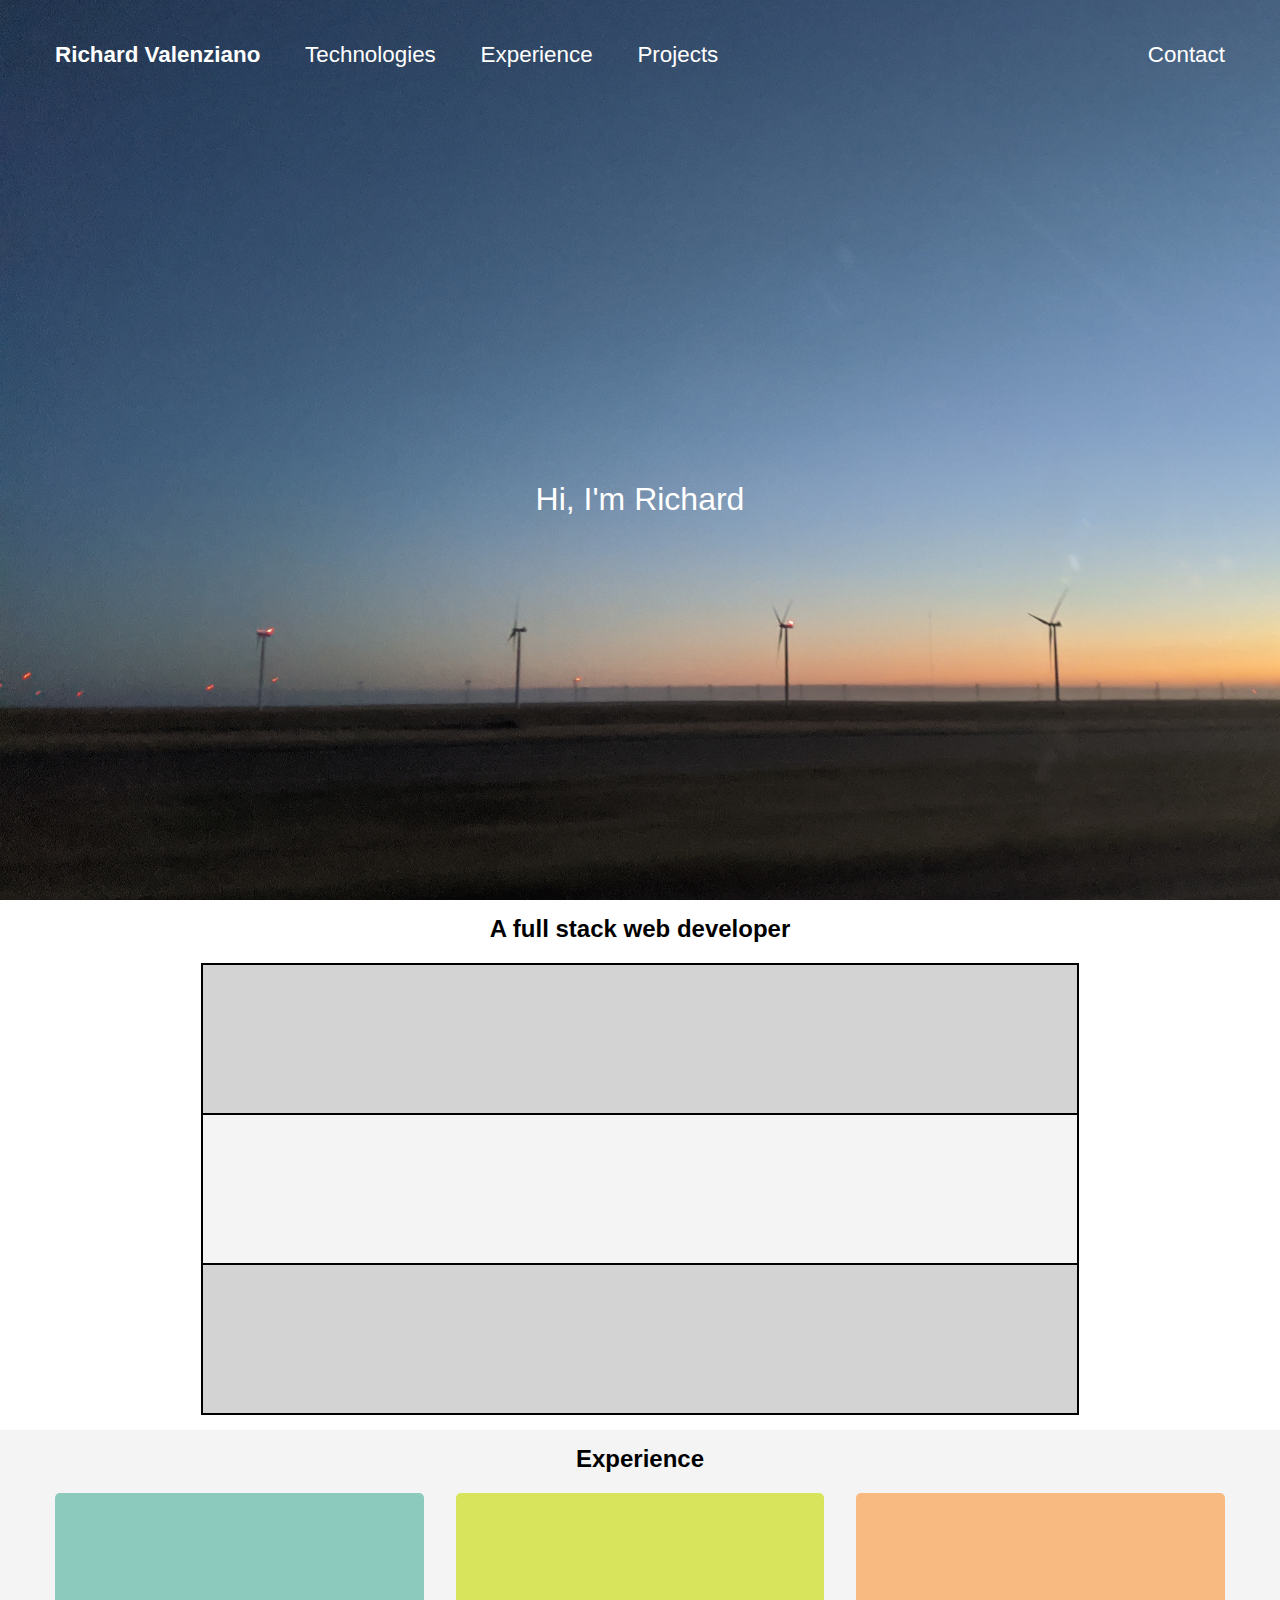
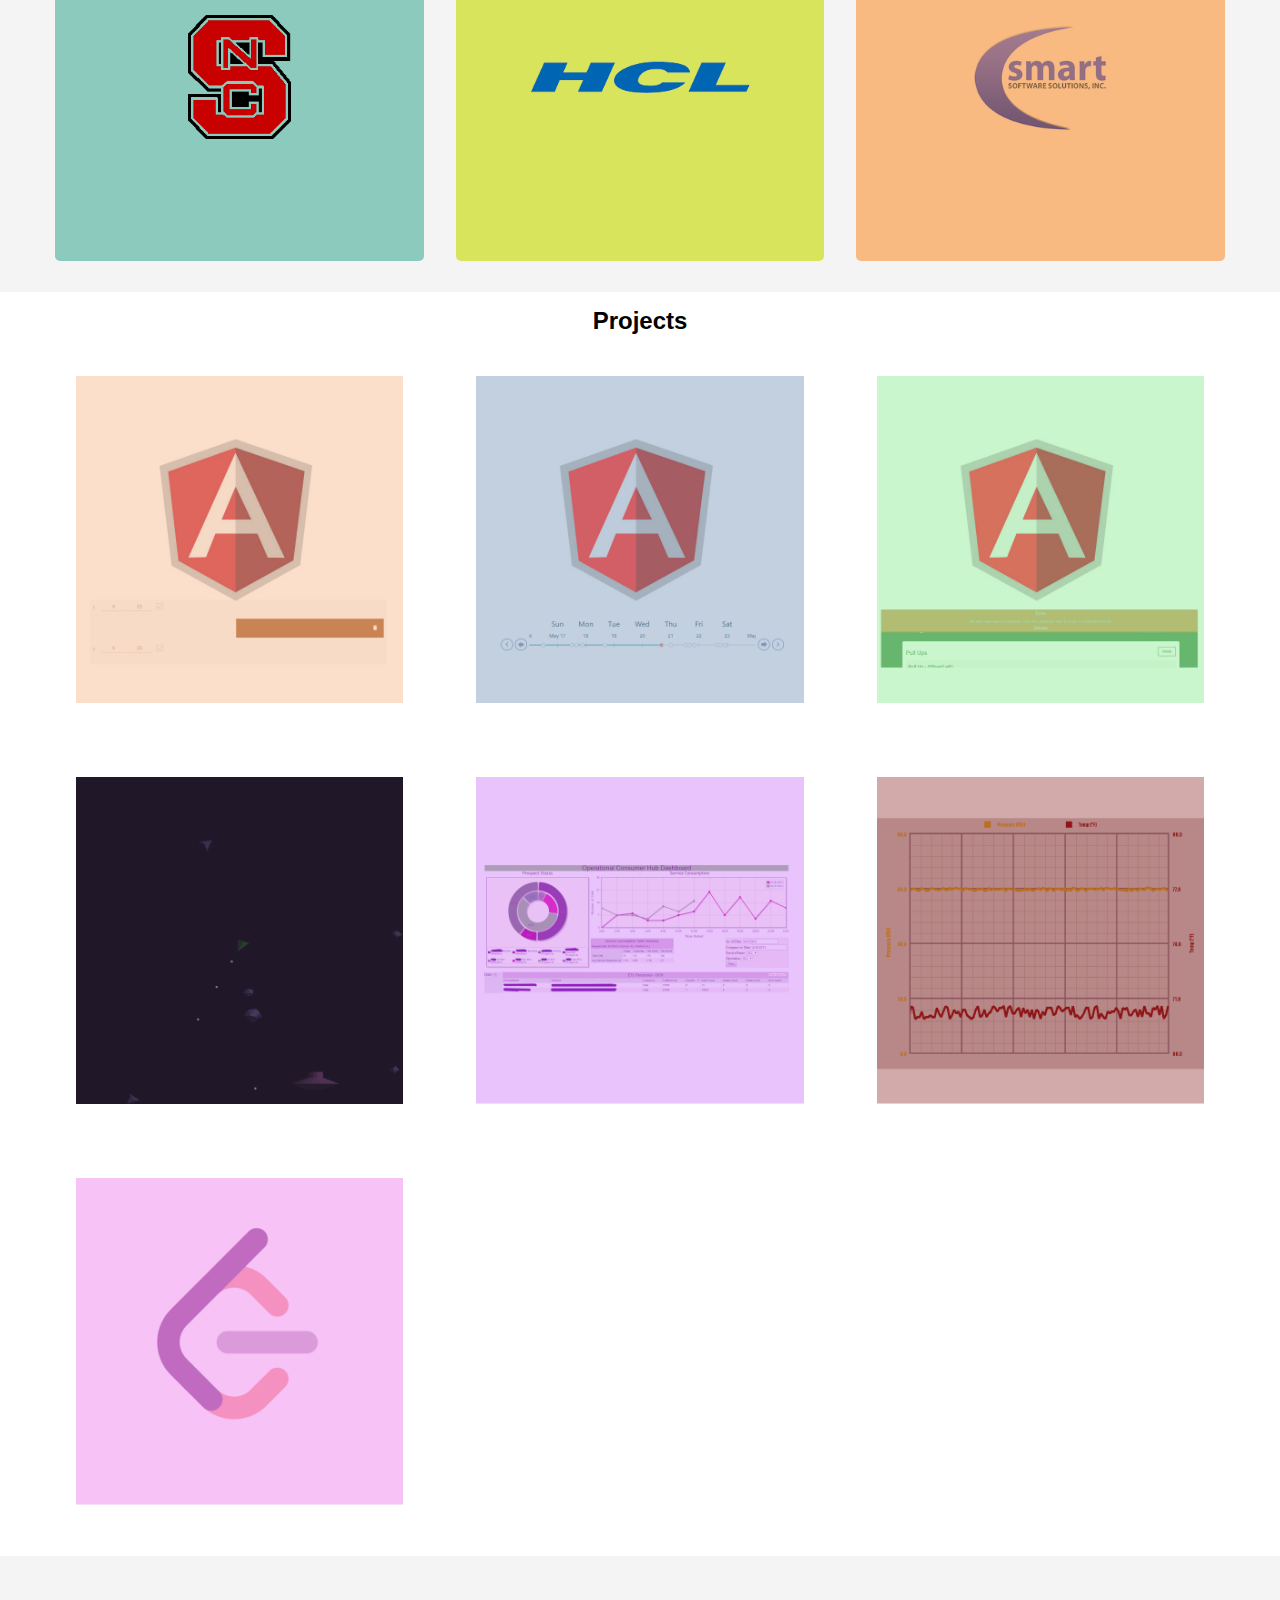
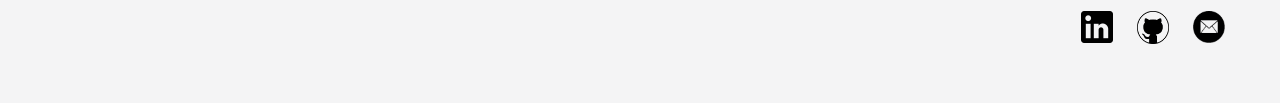
<file: index.html>
<!doctype html>
<head>
    <title>Richard Valenziano</title>
    <link rel="stylesheet" href="styles.css">
</head>
    <body>
      

    
          
        
        

        <section class="hero">
            <div class="container">
                <nav class="nav-main">
                    <ul>
                        <li>Richard Valenziano</li>
                        <li class="nav-optional"><a href="#technologies">Technologies</a></li>
                        <li class="nav-optional"><a href="#experience">Experience</a></li>
                        <li class="nav-optional"><a href="#projects">Projects</a></li>
    
                        <li class="nav-right"><a  href = "mailto:ravalenziano@gmail.com?subject=Contact Richard">Contact</a></li>
                    </ul>
                </nav>
            </div>
                <h1>Hi, I'm Richard</h1>
            

        </section>
        <!-- <div class="container"> -->

        <section class="technologies" id="technologies">
            <div class="container">
                <h2>A full stack web developer</h2>

                <div class="tech-stack" id="tech-stack">
                    <div class="stack-layer frontend">
                        
                            <img src="images/js_css_html.png" alt="htmlcssjs"/>
    
                            <img src="images/jquery.png" alt="jquery"/>
    
                            <img src="images/angular.png" alt="angular"/>
    
                            <img src="images/bootstrap.png" alt="bootstrap"/>
                           
                            
                    </div>
                    <div class="stack-layer backend">
                        <img src="images/c_sharp.png" alt="c_sharp"/>
                        <img src="images/aspcore.png" alt="aspnetcore"/>
                    </div>
                    <div class="stack-layer db">
                        <img src="images/sql.png" alt="sqlserver"/>
    
                    </div>
                </div>
            </div>
           

        </section>

        <section class="experience" id="experience">
            <div class="container">
                <h2>Experience</h2>
                <ul class="cards">
                    <li class="card">
                        
                            <img class="card-image" src="images/ncsu_card.png" alt="NCSU"/>
                            <div class="card-contents card-contents--transition">
                                <header class="card-title">
                                    <h3>NCSU</h3>
                                    <div class="experience">Graduated 2014</div>
                                </header>
                        
                                <div class="card-description">BS Computer Science</div>
                            </div>
    
    
                            
                    </li>
                    <li class="card">
                        
                            <img class="card-image" src="images/hcl_card.png" alt="HCL"/>
                            <div class="card-contents card-contents--transition">
                                <header class="card-title">
                                    <h3>HCL</h3>
                                    <div class="experience">1 year</div>
                                </header>
                                
                                <div class="card-description">
                                    <ul>
                                        <li>Automated powerpoint generation with VBA</li>
                                        <li>Cobol to Pega migration for claim resolution software</li>
                                    </ul>
                                </div>
    
                            </div>
                            
                    </li>
                    <li class="card">
                       
                        <img class="card-image" src="images/sss_card.png" alt="Smart Software Solutions"/>
                        <div class="card-contents card-contents--transition">
                            <header class="card-title">
                                <h3>Smart Software Solutions</h3>
                                <div class="experience">2.5 years</div>
                            </header>
                            <div class="card-description">
                                <ul>
                                    <li>.NET customer facing site for notaries to purchase products and become a member.</li>
                                    <li>.NET/Angular app to faciliate notarizing a document remotely.</li>
                                    <li>PHP customer facing site for shoe company</li>
                                </ul>
                            </div>
                        </div>
                       
                        
                    </li>
                </ul>
            </div>
       
        </section>

        <section class="projects" id="projects">
            <div class="container">
                <h2>Projects</h2>
                <ul class="cards">
                    <li>
                        <a href="projects/swipeToDelete.html" class="card">
                            <img class="card-image" src="images/projects/card_swipe_delete.png"" alt="Angular Component - Swipe to delete"/>
                            <div class="card-contents">
                                <div class="card-description">A responsive swipe-to-delete component for desktop and mobile</div>
                            </div>
                        </a>
                        
                    </li>
                    <li>
                        <a href="projects/temporalSelector.html" class="card">
                            <img class="card-image" src="images/projects/card_timeline.png" alt="Angular Component - Swipe to delete"/>
                            <div class="card-contents">
                                <div class="card-description">A timeline to visualize temporal data by week.</div>

                            </div>
                        </a>
                        
                    </li>
                    <li>
                        <a href="projects/validationBanner.html" class="card">
                        <img class="card-image" src="images/projects/card_validation_banner.png" alt="Angular Component - Swipe to delete"/>
                        <div class="card-contents">
                            <div class="card-description">A reusable validation error banner</div>
                        </div>
                        </a>
                   
                     </li>
                    <li>
                        <a href="projects/asteroids.html" class="card">
                        <img class="card-image" src="images/projects/card_asteroids.png" alt="Angular Component - Swipe to delete"/>
                        <div class="card-contents">
                            <div class="card-description">A basic Asteroids game with increasing levels of difficulty.</div>
                        </div>
                       </a>
                        
                    </li>
                    <li >
                        <a href="projects/databaseDashboard.html" class="card">
                        <img class="card-image" src="images/projects/card_dashboard.png" alt="Angular Component - Swipe to delete"/>
                        <div class="card-contents">
                            <div class="card-description">A simple database dashboard for visualizing consumer data.</div>
                        </div>
                        </a>
                        
                    </li>
                    <li>
                        <a href="projects/graphMuseum.html" class="card">
                        <img class="card-image" src="images/projects/card_graph.png" alt="Angular Component - Swipe to delete"/>
                        <div class="card-contents">
                            <div class="card-description">A real time graph for pressure and temperature data.</div>
                        </div>
                        </a>
                      
                    </li>
                    <li >
                        <a target="_blank" href="https://github.com/ravalenziano/LeetCode" class="card">
                        <img class="card-image" src="images/projects/card_leetcode.png" alt="Angular Component - Swipe to delete"/>
                        <div class="card-contents">
                            <div class="card-description">Some of my solutions to Leetcode problems.</div>
                        </div>
                        </a>
                        
                    </li>
                </ul>
            </div>
                
        </section>

        

        <!-- <section class="contact" id="contact">
            <h2>Contact</h2>
            <a href = "mailto:ravalenziano@gmail.com?subject=Contact Richard"><img class="contact-email" src="images/email.png" alt="Email"/></a>
            
            

        </section> -->



        <section class="footer">
            <div class="container">
                <ul>
                    <li><a title="Linked In" target="_blank" href = "https://www.linkedin.com/in/richard-valenziano-594634a0/"><img class="logo-link"  src="images/linkedin.png" alt="LinkedIn"/></li></li>
                    <li><a title="Git Hub" target="_blank" href = "https://github.com/ravalenziano"><img class="logo-link"  src="images/github.png" alt="Github"/></li>
                    <li>         
                           <a  title="Email"class="logo-link" href = "mailto:ravalenziano@gmail.com?subject=Contact Richard"><img  class="logo-link" src="images/email.png" alt="Email"/></a>
                    </li>
                </ul>
            </div>
              
        </section>
    <!-- </div> -->
    </body>
</html>


<script>

function isScrolledIntoView(el) {
    var rect = el.getBoundingClientRect();
    var elemTop = rect.top;
    var elemBottom = rect.bottom;

    // Only completely visible elements return true:
    var isVisible = (elemTop >= 0) && (elemBottom <= window.innerHeight);
    // Partially visible elements return true:
    //isVisible = elemTop < window.innerHeight && elemBottom >= 0;
    return isVisible;
}

window.addEventListener('scroll', onScroll);

function onScroll(){
    let layers = document.getElementsByClassName('stack-layer');
    let allVisible = true;
    for(var i = 0; i < layers.length; i ++){
        if(layers[i].classList.contains('visible')){
            continue;
        };
        
        allVisible = false;
        if(isScrolledIntoView(layers[i])){
            let layerImgs = layers[i].getElementsByTagName('img');
            for(var j = 0; j < layerImgs.length; j ++){
                layerImgs[j].classList.add('visible');
            }

            layers[i].classList.add('visible');
        }

    }

    if(allVisible){
        window.removeEventListener('scroll', onScroll);
    }
}

(function initCards(){
    var cardContents = document.getElementsByClassName('card-contents');

    var contentHeights = [];

    for(let i = 0; i < cardContents.length; i ++){
        contentHeights[i] = cardContents[i].scrollHeight;
        cardContents[i].classList.add('hidden');
    }
     let allVisible = true;
    function cardContentsScroll(){
        for(let i = 0; i < cardContents.length; i ++){
             if(cardContents[i].classList.contains('visible')){
                 
                 continue;
             }

             allVisible = false;
             if(isScrolledIntoView(cardContents[i])){
                 console.log('in view');
                 cardContents[i].classList.remove('hidden');
                 cardContents[i].classList.add('visible');
             }
       }
    }

    if(allVisible){
        window.removeEventListener('scroll', cardContentsScroll);
    }

    window.addEventListener('scroll', cardContentsScroll);

}());

</script>
</file>
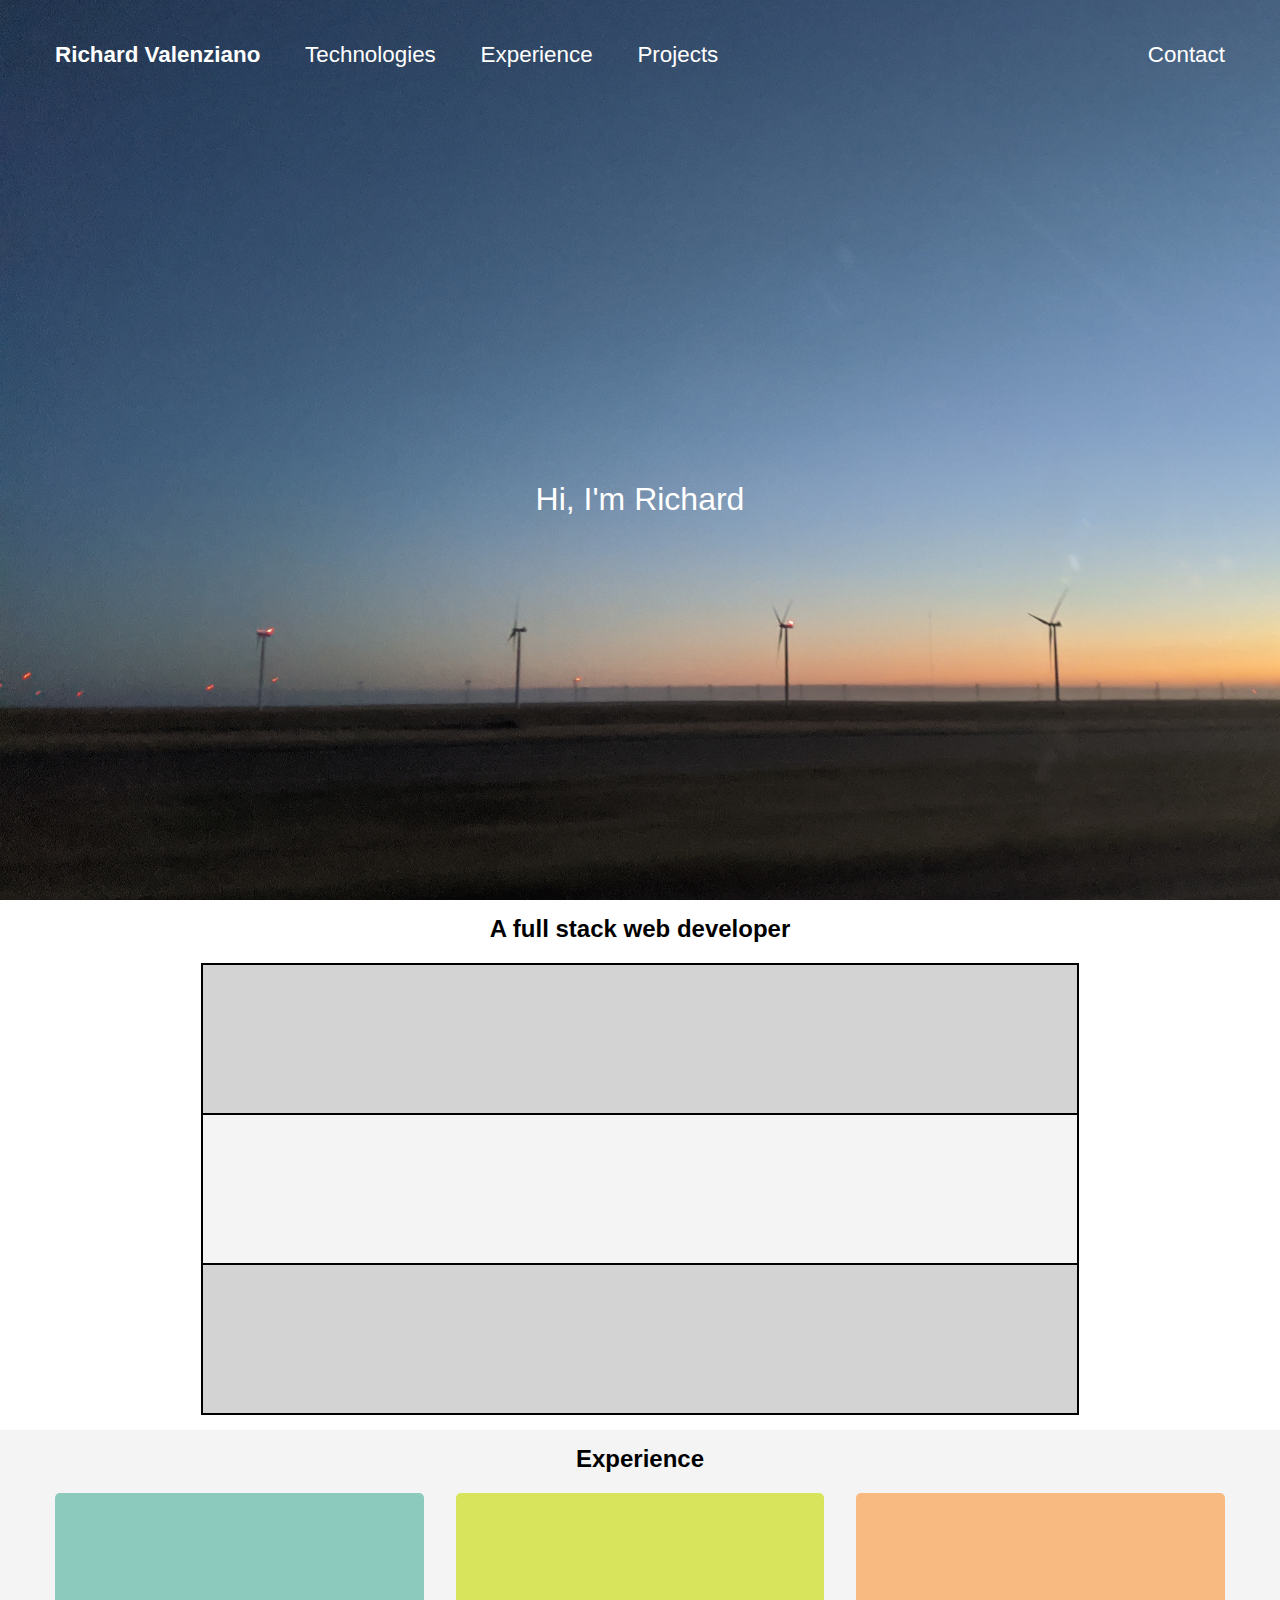
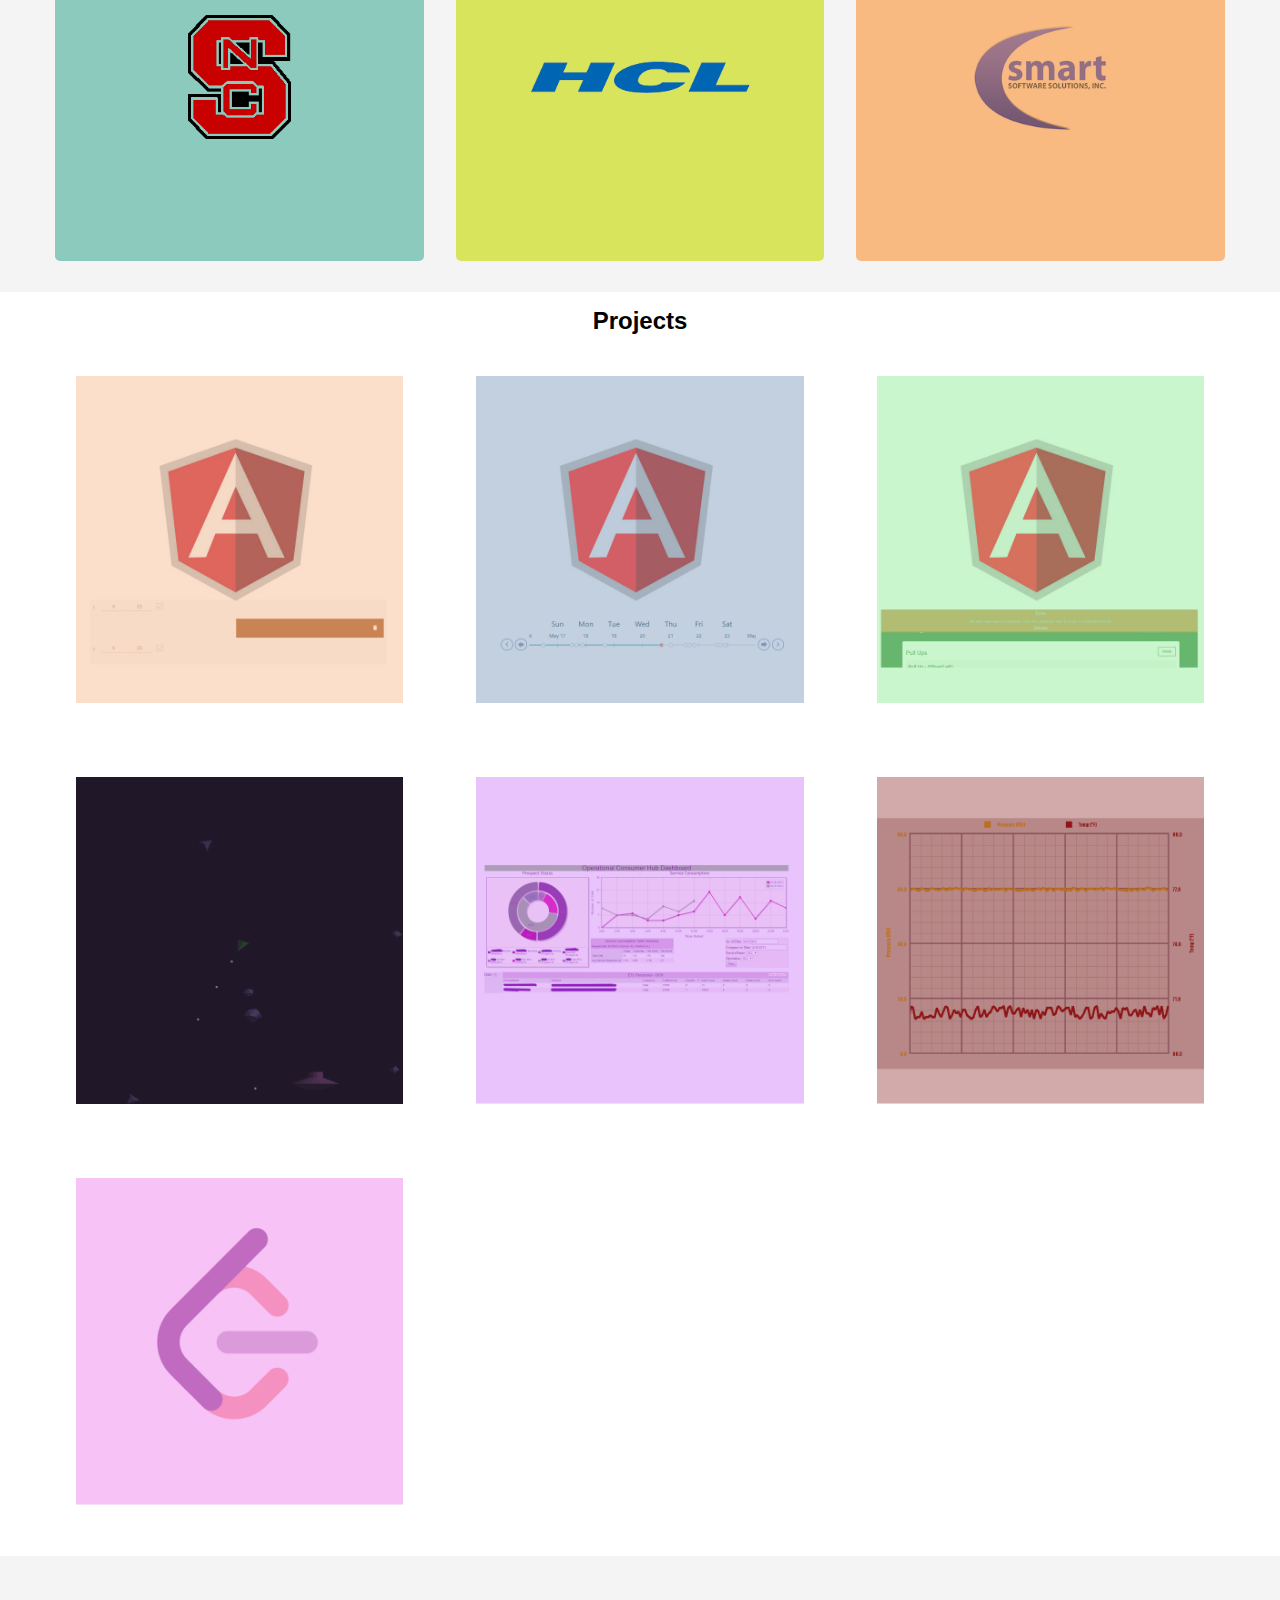
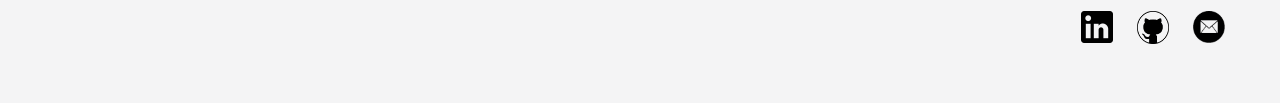
<file: site.html>
<!doctype html>
<head>
    <title>Richard Valenziano</title>
    <link rel="stylesheet" href="styles.css">
</head>
    <body>
      

    
          
        
        

        <section class="hero">
            <div class="container">
                <nav class="nav-main">
                    <ul>
                        <li>Richard Valenziano</li>
                        <li class="nav-optional"><a href="#technologies">Technologies</a></li>
                        <li class="nav-optional"><a href="#experience">Experience</a></li>
                        <li class="nav-optional"><a href="#projects">Projects</a></li>
    
                        <li class="nav-right"><a  href = "mailto:ravalenziano@gmail.com?subject=Contact Richard">Contact</a></li>
                    </ul>
                </nav>
            </div>
                <h1>Hi, I'm Richard</h1>
            

        </section>
        <!-- <div class="container"> -->

        <section class="technologies" id="technologies">
            <div class="container">
                <h2>A full stack web developer</h2>

                <div class="tech-stack" id="tech-stack">
                    <div class="stack-layer frontend">
                        
                            <img src="images/js_css_html.png" alt="htmlcssjs"/>
    
                            <img src="images/jquery.png" alt="jquery"/>
    
                            <img src="images/angular.png" alt="angular"/>
    
                            <img src="images/bootstrap.png" alt="bootstrap"/>
                           
                            
                    </div>
                    <div class="stack-layer backend">
                        <img src="images/c_sharp.png" alt="c_sharp"/>
                        <img src="images/aspcore.png" alt="aspnetcore"/>
                    </div>
                    <div class="stack-layer db">
                        <img src="images/sql.png" alt="sqlserver"/>
    
                    </div>
                </div>
            </div>
           

        </section>

        <section class="experience" id="experience">
            <div class="container">
                <h2>Experience</h2>
                <ul class="cards">
                    <li class="card">
                        
                            <img class="card-image" src="images/ncsu_card.png" alt="NCSU"/>
                            <div class="card-contents card-contents--transition">
                                <header class="card-title">
                                    <h3>NCSU</h3>
                                    <div class="experience">Graduated 2014</div>
                                </header>
                        
                                <div class="card-description">BS Computer Science</div>
                            </div>
    
    
                            
                    </li>
                    <li class="card">
                        
                            <img class="card-image" src="images/hcl_card.png" alt="HCL"/>
                            <div class="card-contents card-contents--transition">
                                <header class="card-title">
                                    <h3>HCL</h3>
                                    <div class="experience">1 year</div>
                                </header>
                                
                                <div class="card-description">
                                    <ul>
                                        <li>Automated powerpoint generation with VBA</li>
                                        <li>Cobol to Pega migration for claim resolution software</li>
                                    </ul>
                                </div>
    
                            </div>
                            
                    </li>
                    <li class="card">
                       
                        <img class="card-image" src="images/sss_card.png" alt="Smart Software Solutions"/>
                        <div class="card-contents card-contents--transition">
                            <header class="card-title">
                                <h3>Smart Software Solutions</h3>
                                <div class="experience">2.5 years</div>
                            </header>
                            <div class="card-description">
                                <ul>
                                    <li>.NET customer facing site for notaries to purchase products and become a member.</li>
                                    <li>.NET/Angular app to faciliate notarizing a document remotely.</li>
                                    <li>PHP customer facing site for shoe company</li>
                                </ul>
                            </div>
                        </div>
                       
                        
                    </li>
                </ul>
            </div>
       
        </section>

        <section class="projects" id="projects">
            <div class="container">
                <h2>Projects</h2>
                <ul class="cards">
                    <li>
                        <a href="projects/swipeToDelete.html" class="card">
                            <img class="card-image" src="images/projects/card_swipe_delete.png"" alt="Angular Component - Swipe to delete"/>
                            <div class="card-contents">
                                <div class="card-description">A responsive swipe-to-delete component for desktop and mobile</div>
                            </div>
                        </a>
                        
                    </li>
                    <li>
                        <a href="projects/temporalSelector.html" class="card">
                            <img class="card-image" src="images/projects/card_timeline.png" alt="Angular Component - Swipe to delete"/>
                            <div class="card-contents">
                                <div class="card-description">A way to visualize temporal data by week.</div>

                            </div>
                        </a>
                        
                    </li>
                    <li>
                        <a href="projects/validationBanner.html" class="card">
                        <img class="card-image" src="images/projects/card_validation_banner.png" alt="Angular Component - Swipe to delete"/>
                        <div class="card-contents">
                            <div class="card-description">A reusable validation error banner</div>
                        </div>
                        </a>
                   
                     </li>
                    <li>
                        <a href="projects/asteroids.html" class="card">
                        <img class="card-image" src="images/projects/card_asteroids.png" alt="Angular Component - Swipe to delete"/>
                        <div class="card-contents">
                            <div class="card-description">A basic Direct3d Asteroids game with increasing levels of difficulty.</div>
                        </div>
                       </a>
                        
                    </li>
                    <li >
                        <a href="projects/databaseDashboard.html" class="card">
                        <img class="card-image" src="images/projects/card_dashboard.png" alt="Angular Component - Swipe to delete"/>
                        <div class="card-contents">
                            <div class="card-description">A simple database dashboard for visualizing consumer data.</div>
                        </div>
                        </a>
                        
                    </li>
                    <li>
                        <a href="projects/graphMuseum.html" class="card">
                        <img class="card-image" src="images/projects/card_graph.png" alt="Angular Component - Swipe to delete"/>
                        <div class="card-contents">
                            <div class="card-description">Graphs real time pressure and temperature data.</div>
                        </div>
                        </a>
                      
                    </li>
                    <li >
                        <a target="_blank" href="https://github.com/ravalenziano/LeetCode" class="card">
                        <img class="card-image" src="images/projects/card_leetcode.png" alt="Angular Component - Swipe to delete"/>
                        <div class="card-contents">
                            <div class="card-description">Some of my solutions to Leetcode problems.</div>
                        </div>
                        </a>
                        
                    </li>
                </ul>
            </div>
                
        </section>

        

        <!-- <section class="contact" id="contact">
            <h2>Contact</h2>
            <a href = "mailto:ravalenziano@gmail.com?subject=Contact Richard"><img class="contact-email" src="images/email.png" alt="Email"/></a>
            
            

        </section> -->



        <section class="footer">
            <div class="container">
                <ul>
                    <li><a title="Linked In" target="_blank" href = "https://www.linkedin.com/in/richard-valenziano-594634a0/"><img class="logo-link"  src="images/linkedin.png" alt="LinkedIn"/></li></li>
                    <li><a title="Git Hub" target="_blank" href = "https://github.com/ravalenziano"><img class="logo-link"  src="images/github.png" alt="Github"/></li>
                    <li>         
                           <a  title="Email"class="logo-link" href = "mailto:ravalenziano@gmail.com?subject=Contact Richard"><img  class="logo-link" src="images/email.png" alt="Email"/></a>
                    </li>
                </ul>
            </div>
              
        </section>
    <!-- </div> -->
    </body>
</html>


<script>

function isScrolledIntoView(el) {
    var rect = el.getBoundingClientRect();
    var elemTop = rect.top;
    var elemBottom = rect.bottom;

    // Only completely visible elements return true:
    var isVisible = (elemTop >= 0) && (elemBottom <= window.innerHeight);
    // Partially visible elements return true:
    //isVisible = elemTop < window.innerHeight && elemBottom >= 0;
    return isVisible;
}

window.addEventListener('scroll', onScroll);

function onScroll(){
    let layers = document.getElementsByClassName('stack-layer');
    let allVisible = true;
    for(var i = 0; i < layers.length; i ++){
        if(layers[i].classList.contains('visible')){
            continue;
        };
        
        allVisible = false;
        if(isScrolledIntoView(layers[i])){
            let layerImgs = layers[i].getElementsByTagName('img');
            for(var j = 0; j < layerImgs.length; j ++){
                layerImgs[j].classList.add('visible');
            }

            layers[i].classList.add('visible');
        }

    }

    if(allVisible){
        window.removeEventListener('scroll', onScroll);
    }
}

(function initCards(){
    var cardContents = document.getElementsByClassName('card-contents');

    var contentHeights = [];

    for(let i = 0; i < cardContents.length; i ++){
        contentHeights[i] = cardContents[i].scrollHeight;
        cardContents[i].classList.add('hidden');
    }
     let allVisible = true;
    function cardContentsScroll(){
        for(let i = 0; i < cardContents.length; i ++){
             if(cardContents[i].classList.contains('visible')){
                 
                 continue;
             }

             allVisible = false;
             if(isScrolledIntoView(cardContents[i])){
                 console.log('in view');
                 cardContents[i].classList.remove('hidden');
                 cardContents[i].classList.add('visible');
             }
       }
    }

    if(allVisible){
        window.removeEventListener('scroll', cardContentsScroll);
    }

    window.addEventListener('scroll', cardContentsScroll);

}());

</script>
</file>
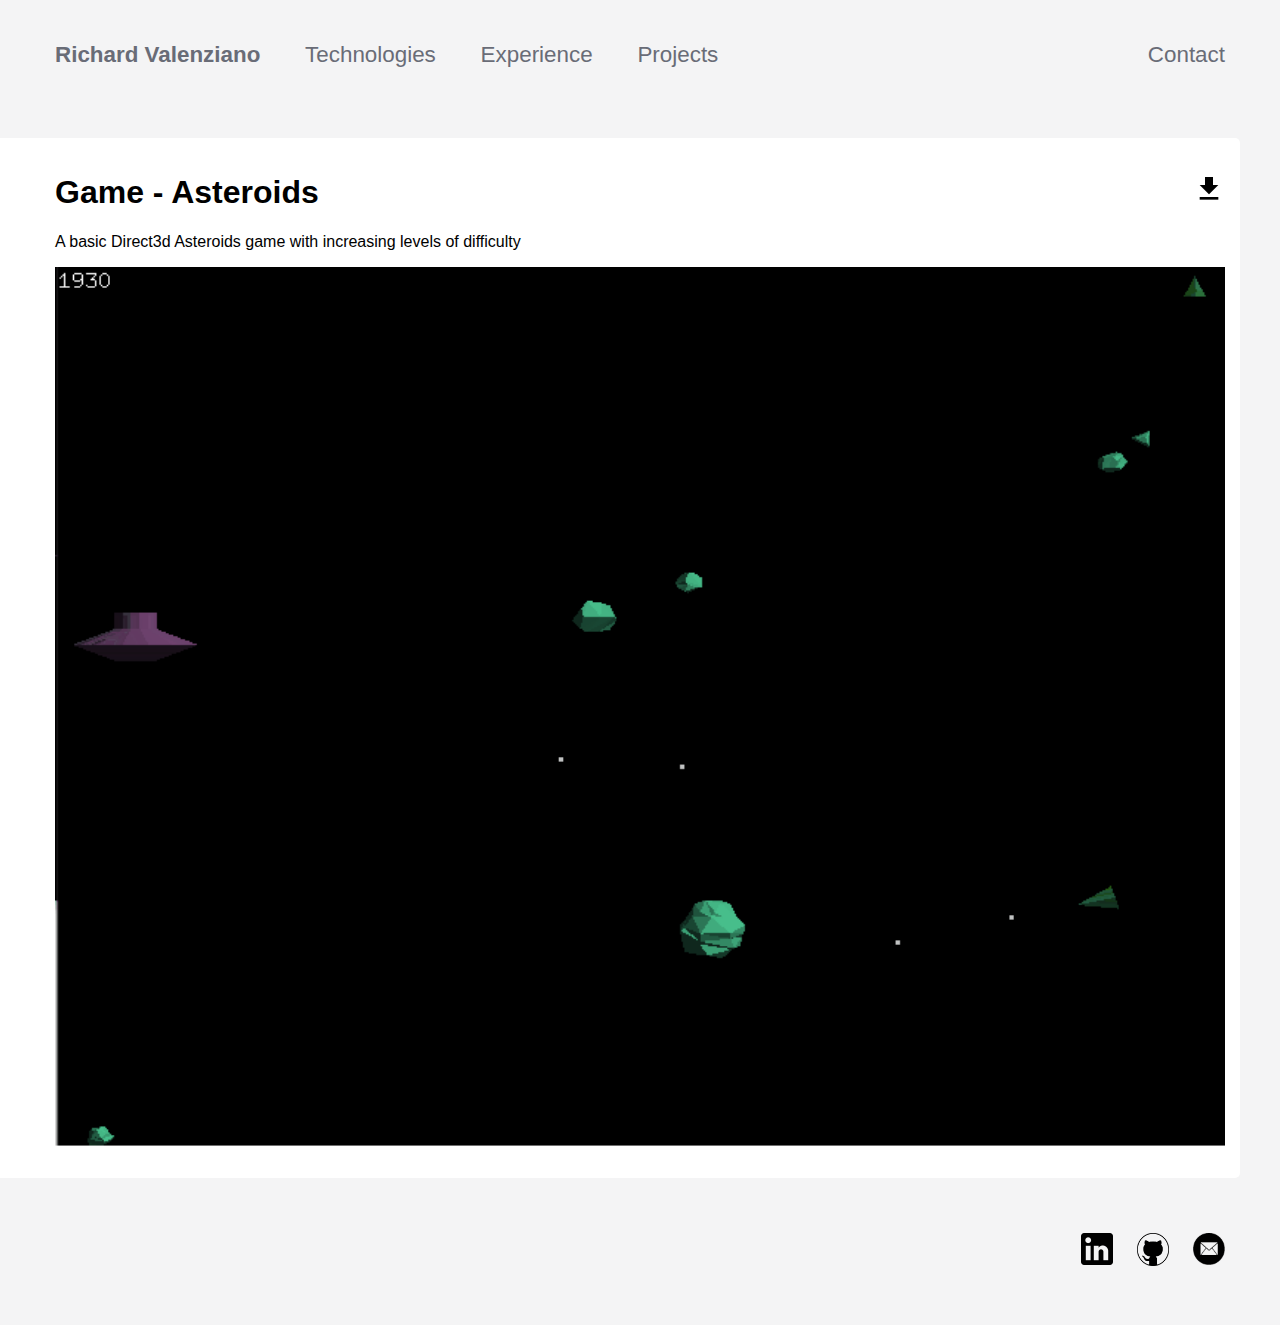
<file: projects/asteroids.html>
<head>
    <title>Richard Valenziano</title>
    <link rel="stylesheet" href="../styles.css">
</head>
<body class="showcase">
    <header class="container">
        <nav class="nav-main nav-main--showcase">
            <ul>
                <li ><a href="../index.html">Richard Valenziano</a></li>
                <li class="nav-optional"><a href="../index.html#technologies">Technologies</a></li>
                <li class="nav-optional"><a href="../index.html#experience">Experience</a></li>
                <li class="nav-optional"><a href="../index.html#projects">Projects</a></li>

                <li class="nav-right"><a  href = "mailto:ravalenziano@gmail.com?subject=Contact Richard">Contact</a></li>
            </ul>
        </nav>
    </header>
    <main>
        <div class="container container--showcase">
            <h1 class="project-header">Game - Asteroids </h1>
            <div class="logo-container">
                <a title="Download" href="../files/asteroids.zip" download>
                <img class="logo-link" src="../images/download.png" alt="Download"/>
            </a>
            </div>
                <div class="project-description">A basic Direct3d Asteroids game with increasing levels of difficulty</div>
    
            <img class="screenshot" src="../images/projects/asteroids.gif"/>
        </div>
    </main>
   

    <section class="footer">
        <div class="container">
            <ul>
                <li><a target="_blank" href = "https://www.linkedin.com/in/richard-valenziano-594634a0/"><img class="logo-link"  src="../images/linkedin.png" alt="LinkedIn"/></li></li>
                <li><a target="_blank" href = "https://github.com/ravalenziano"><img class="logo-link"  src="../images/github.png" alt="Github"/></li>
                <li>         
                       <a class="logo-link" href = "mailto:ravalenziano@gmail.com?subject=Contact Richard"><img  class="logo-link" src="../images/email.png" alt="Email"/></a>
                </li>
            </ul>
        </div>
        
  </section>
    
</body>
</file>
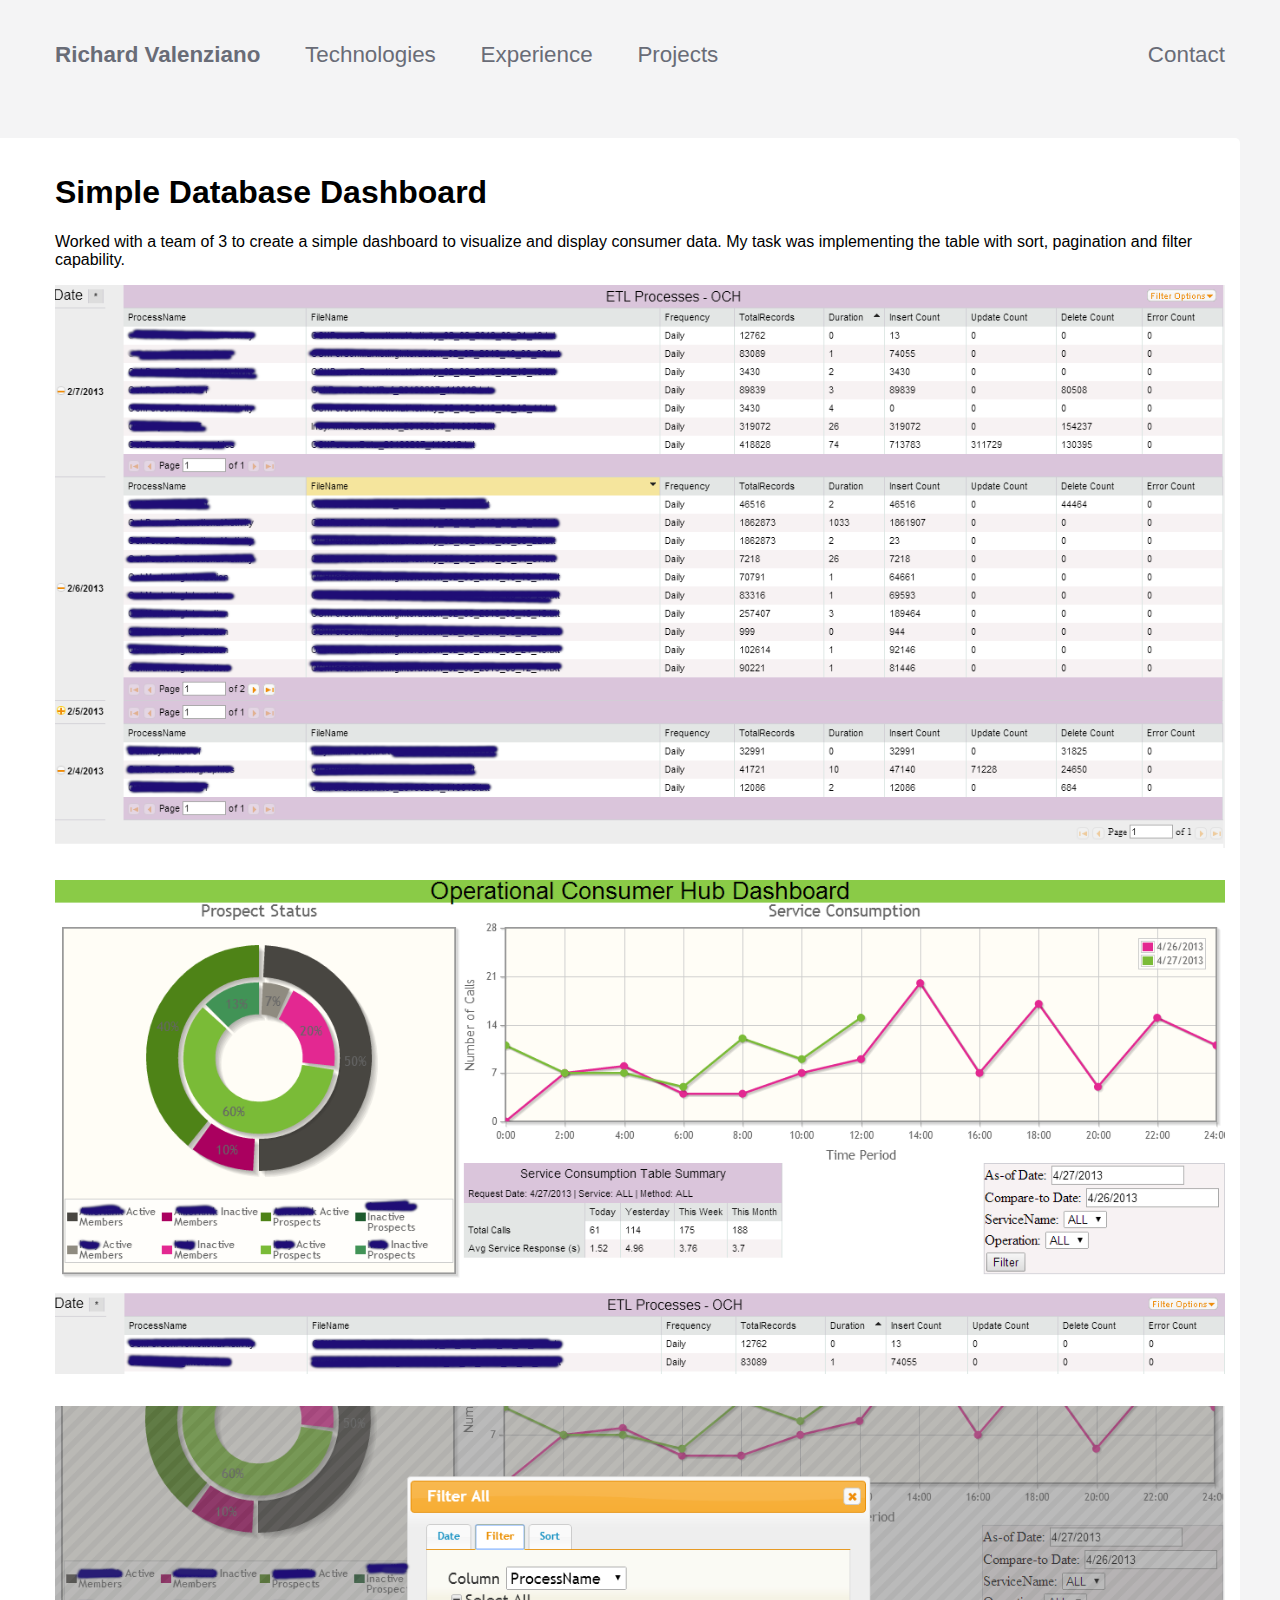
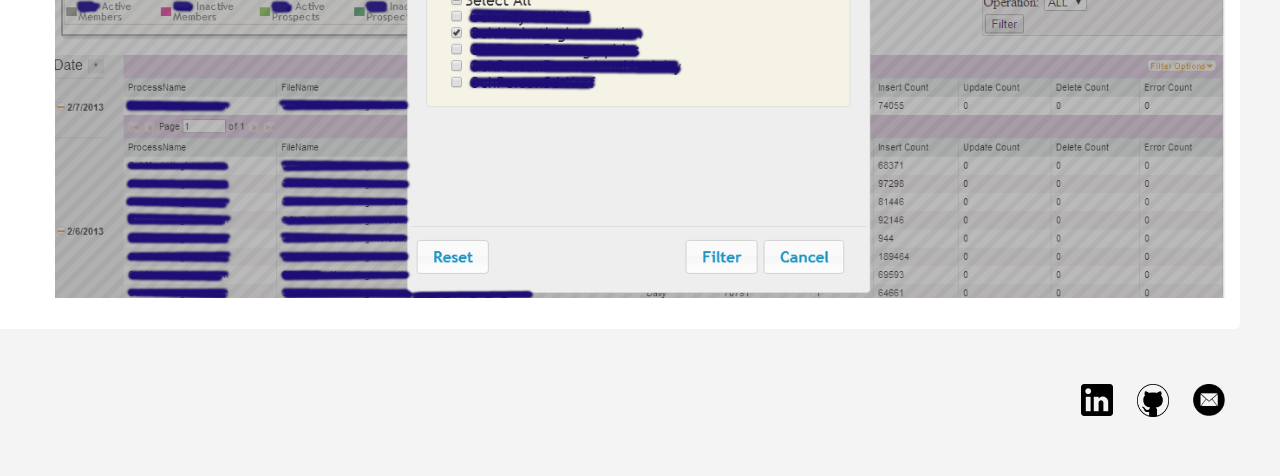
<file: projects/databaseDashboard.html>
<head>
    <title>Richard Valenziano</title>
    <link rel="stylesheet" href="../styles.css">
</head>
<body class="showcase">
    <header class="container">
        <nav class="nav-main nav-main--showcase">
            <ul>
                <li><a href="../index.html">Richard Valenziano</a></li>
                <li class="nav-optional"><a href="../index.html#technologies">Technologies</a></li>
                <li class="nav-optional"><a href="../index.html#experience">Experience</a></li>
                <li class="nav-optional"><a href="../index.html#projects">Projects</a></li>

                <li class="nav-right"><a  href = "mailto:ravalenziano@gmail.com?subject=Contact Richard">Contact</a></li>
            </ul>
        </nav>
    </header>
    <main>
        <div class="container container--showcase">
            <h1 class="project-header">Simple Database Dashboard </h1>
              
    
                <div class="project-description">Worked with a team of 3 to create a simple dashboard to visualize and display consumer data. My task was implementing
                    the table with sort, pagination and filter capability. 
                </div>
    
            <img class="screenshot" src="../images/projects/dashboard_1.png"/>
            <img class="screenshot" src="../images/projects/dashboard_2.png"/>
            <img class="screenshot" src="../images/projects/dashboard_3.png"/>
        </div>
    </main>
 
    <section class="footer">
        <div class="container">
            <ul>
                <li><a target="_blank" href = "https://www.linkedin.com/in/richard-valenziano-594634a0/"><img class="logo-link"  src="../images/linkedin.png" alt="LinkedIn"/></li></li>
                <li><a target="_blank" href = "https://github.com/ravalenziano"><img class="logo-link"  src="../images/github.png" alt="Github"/></li>
                <li>         
                       <a class="logo-link" href = "mailto:ravalenziano@gmail.com?subject=Contact Richard"><img  class="logo-link" src="../images/email.png" alt="Email"/></a>
                </li>
            </ul>
        </div>
        
  </section>
</body>
</file>
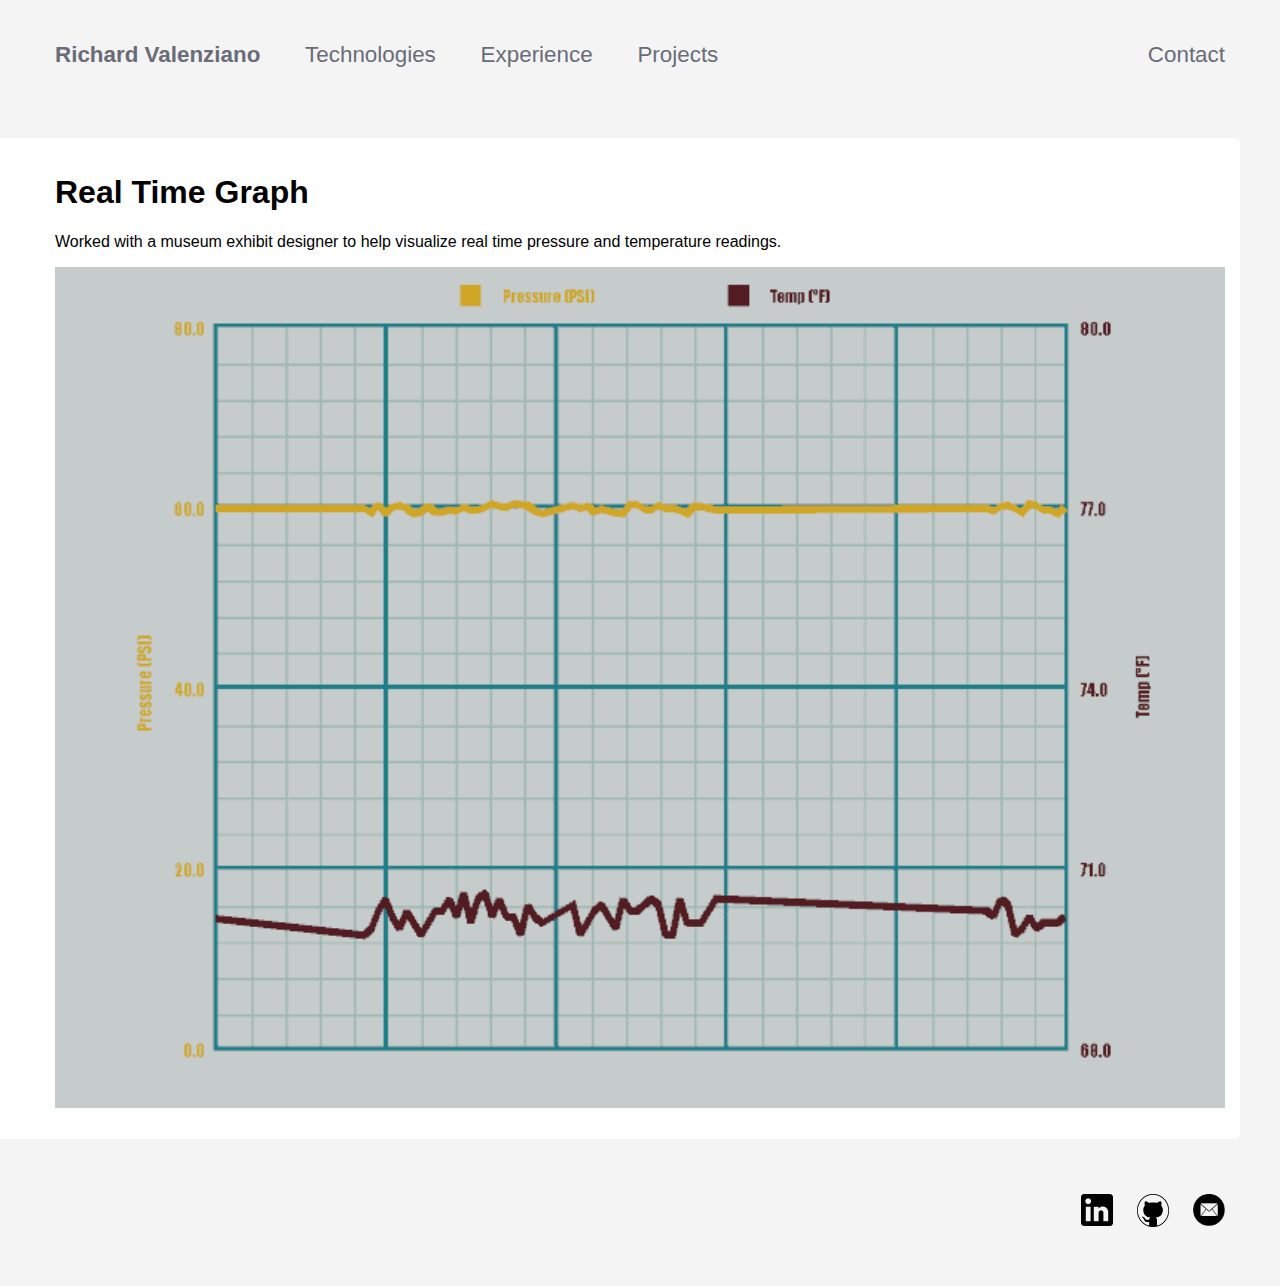
<file: projects/graphMuseum.html>
<head>
    <title>Richard Valenziano</title>
    <link rel="stylesheet" href="../styles.css">
</head>
<body class="showcase">
    <header class="container">
        <nav class="nav-main nav-main--showcase">
            <ul>
                <li><a href="../index.html">Richard Valenziano</a></li>
                <li class="nav-optional"><a href="../index.html#technologies">Technologies</a></li>
                <li class="nav-optional"><a href="../index.html#experience">Experience</a></li>
                <li class="nav-optional"><a href="../index.html#projects">Projects</a></li>

                <li class="nav-right"><a  href = "mailto:ravalenziano@gmail.com?subject=Contact Richard">Contact</a></li>
            </ul>
        </nav>
    </header>
    <main>
        <div class="container container--showcase">
            <h1 class="project-header">Real Time Graph </h1>
           
    
                <div class="project-description">Worked with a museum exhibit designer to help visualize real time pressure and temperature readings.
                </div>
    
            <img class="screenshot" src="../images/projects/graph_museum.gif"/>
        </div>
    </main>
   
    <section class="footer">
        <div class="container">
            <ul>
                <li><a target="_blank" href = "https://www.linkedin.com/in/richard-valenziano-594634a0/"><img class="logo-link"  src="../images/linkedin.png" alt="LinkedIn"/></li></li>
                <li><a target="_blank" href = "https://github.com/ravalenziano"><img class="logo-link"  src="../images/github.png" alt="Github"/></li>
                <li>         
                       <a class="logo-link" href = "mailto:ravalenziano@gmail.com?subject=Contact Richard"><img  class="logo-link" src="../images/email.png" alt="Email"/></a>
                </li>
            </ul>
        </div>
        
  </section>
</body>
</file>
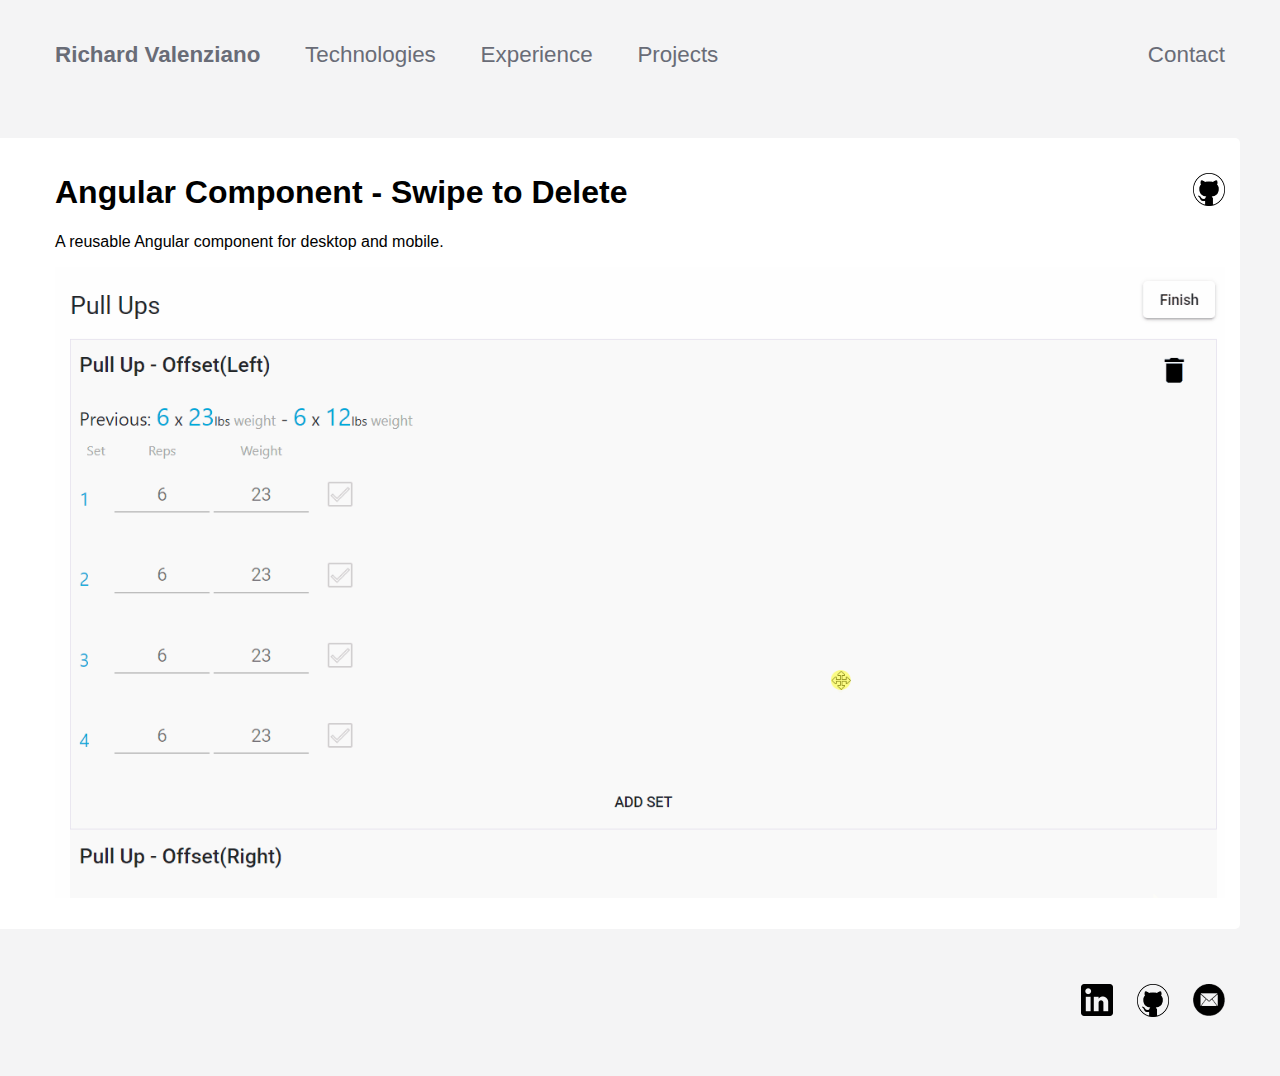
<file: projects/swipeToDelete.html>
<head>
    <title>Richard Valenziano</title>
    <link rel="stylesheet" href="../styles.css">
</head>
<body class="showcase">
  
    <header class="container">
        <nav class="nav-main nav-main--showcase">
            <ul>
                <li><a href="../index.html">Richard Valenziano</a></li>
                <li class="nav-optional"><a href="../index.html#technologies">Technologies</a></li>
                <li class="nav-optional"><a href="../index.html#experience">Experience</a></li>
                <li class="nav-optional"><a href="../index.html#projects">Projects</a></li>

                <li class="nav-right"><a  href = "mailto:ravalenziano@gmail.com?subject=Contact Richard">Contact</a></li>
            </ul>
        </nav>
    </header>
    <main>
        <div class="container container--showcase">
            <h1 class="project-header">Angular Component - Swipe to Delete </h1>
                <div class="logo-container"><a title="GitHub" target="_blank" href="https://github.com/ravalenziano/swipe_to_delete"><img class="logo-link" src="../images/github.svg" alt="GitHub"/></a></div>
    
                <div class="project-description">A reusable Angular component for desktop and mobile.</div>
                
            <!-- <a target="_blank" href="https://github.com/ravalenziano/swipe_to_delete"><img class="git_logo" src="../images/github.png" alt="GitHub"/></a> -->
            <img class="screenshot" src="../images/projects/swipe_delete.gif"/>
        </div>
    </main>
   
    <section class="footer">
        <div class="container">
            <ul>
                <li><a target="_blank" href = "https://www.linkedin.com/in/richard-valenziano-594634a0/"><img class="logo-link"  src="../images/linkedin.png" alt="LinkedIn"/></li></li>
                <li><a target="_blank" href = "https://github.com/ravalenziano"><img class="logo-link"  src="../images/github.png" alt="Github"/></li>
                <li>         
                       <a class="logo-link" href = "mailto:ravalenziano@gmail.com?subject=Contact Richard"><img  class="logo-link" src="../images/email.png" alt="Email"/></a>
                </li>
            </ul>
        </div>
        
  </section>
</body>
</file>
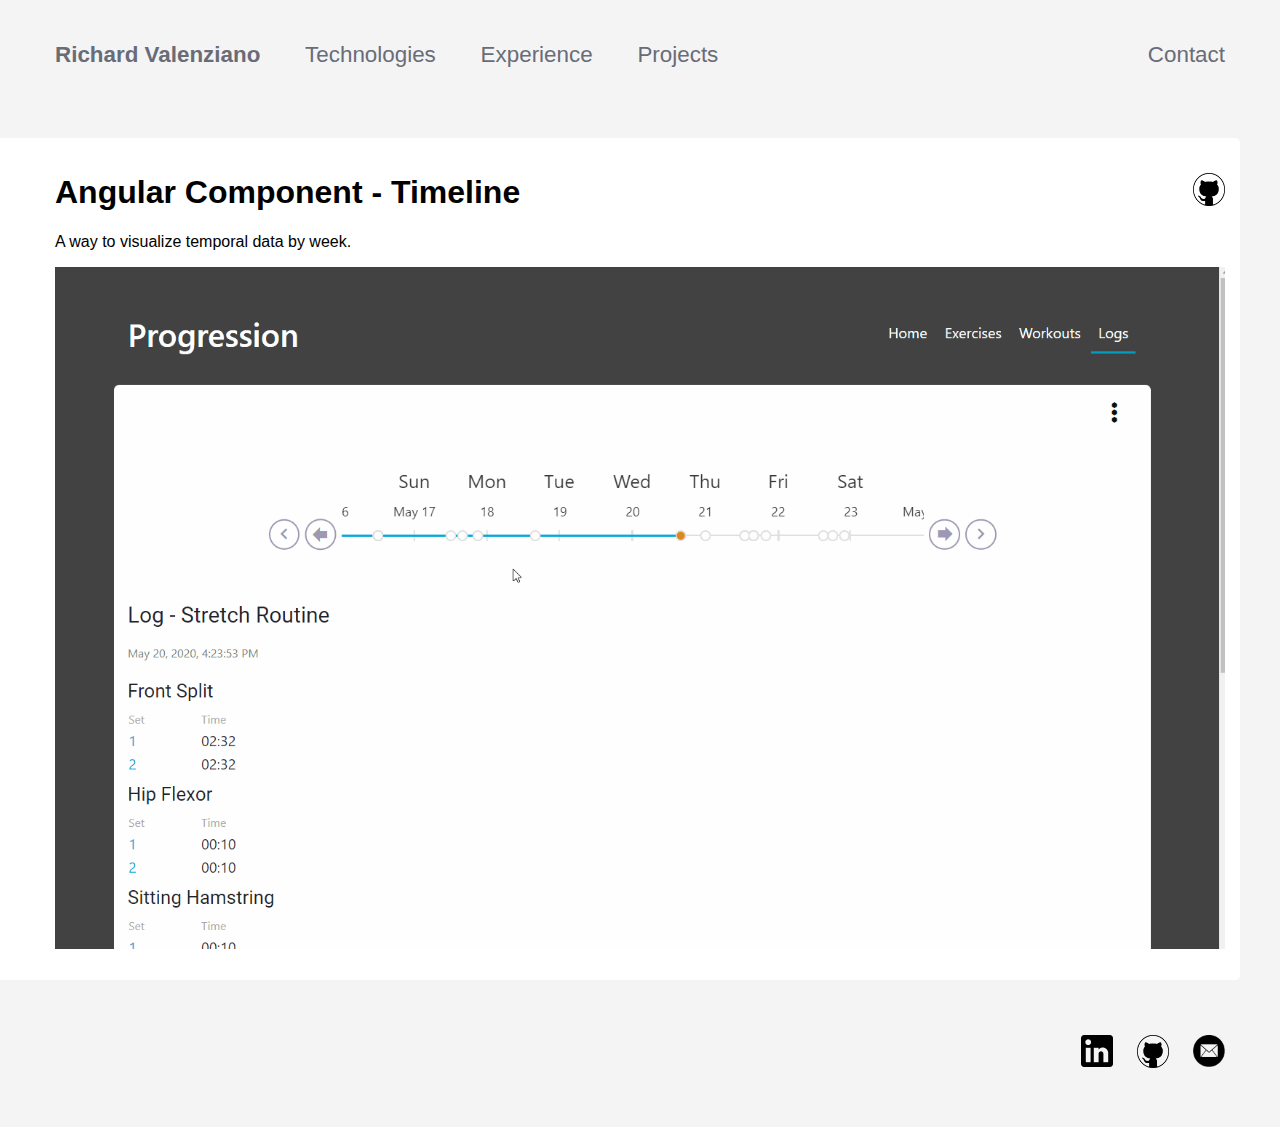
<file: projects/temporalSelector.html>
<head>
    <title>Richard Valenziano</title>
    <link rel="stylesheet" href="../styles.css">
</head>
<body class="showcase">
    <header class="container">
        <nav class="nav-main nav-main--showcase">
            <ul>
                <li><a href="../index.html">Richard Valenziano</a></li>
                <li class="nav-optional"><a href="../index.html#technologies">Technologies</a></li>
                <li class="nav-optional"><a href="../index.html#experience">Experience</a></li>
                <li class="nav-optional"><a href="../index.html#projects">Projects</a></li>

                <li class="nav-right"><a  href = "mailto:ravalenziano@gmail.com?subject=Contact Richard">Contact</a></li>
            </ul>
        </nav>
    </header>
    <main>
        <div class="container container--showcase">
            <h1 class="project-header">Angular Component - Timeline </h1>
            <a title="GitHub" target="_blank" href="https://github.com/ravalenziano/temporal_events_viewer"> <div class="logo-container"><img class="logo-link" src="../images/github.svg" alt="GitHub"/></a></div>
    
                <div class="project-description">A way to visualize temporal data by week.</div>
                
            <!-- <a target="_blank" href="https://github.com/ravalenziano/swipe_to_delete"><img class="git_logo" src="../images/github.png" alt="GitHub"/></a> -->
            <img class="screenshot" src="../images/projects/timeline.gif"/>
        </div>
    </main>
    
    <section class="footer">
        <div class="container">
            <ul>
                <li><a target="_blank" href = "https://www.linkedin.com/in/richard-valenziano-594634a0/"><img class="logo-link"  src="../images/linkedin.png" alt="LinkedIn"/></li></li>
                <li><a target="_blank" href = "https://github.com/ravalenziano"><img class="logo-link"  src="../images/github.png" alt="Github"/></li>
                <li>         
                       <a class="logo-link" href = "mailto:ravalenziano@gmail.com?subject=Contact Richard"><img  class="logo-link" src="../images/email.png" alt="Email"/></a>
                </li>
            </ul>
        </div>
        
  </section>
</body>
</file>
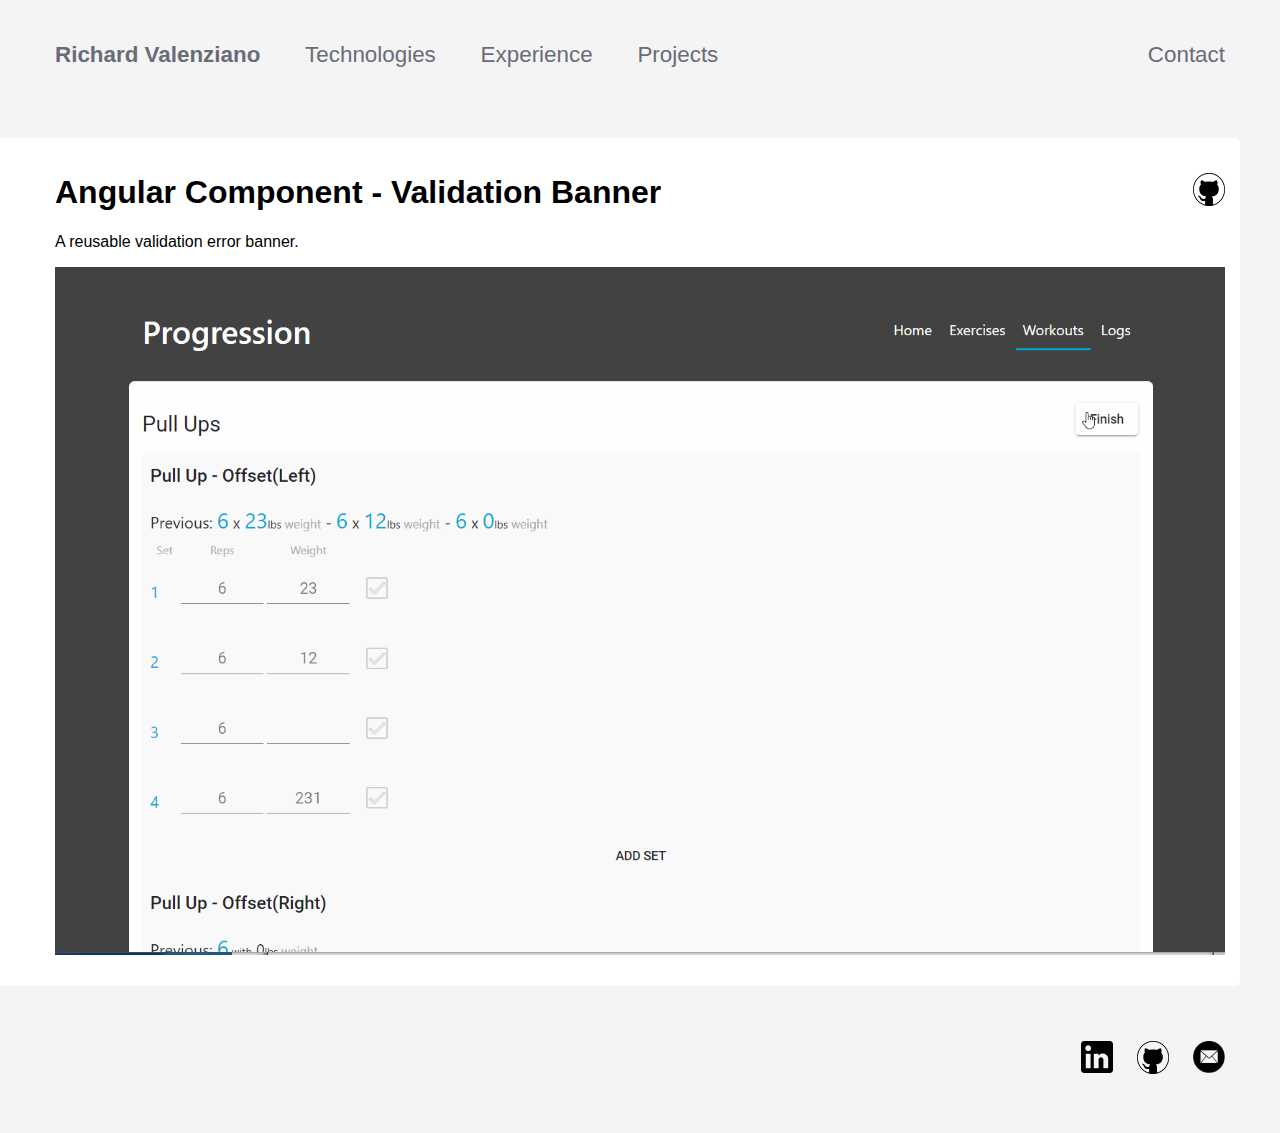
<file: projects/validationBanner.html>
<head>
    <title>Richard Valenziano</title>
    <link rel="stylesheet" href="../styles.css">
</head>
<body class="showcase">
    
    <header class="container">
        <nav class="nav-main nav-main--showcase">
            <ul>
                <li><a href="../index.html">Richard Valenziano</a></li>
                <li class="nav-optional"><a href="../index.html#technologies">Technologies</a></li>
                <li class="nav-optional"><a href="../index.html#experience">Experience</a></li>
                <li class="nav-optional"><a href="../index.html#projects">Projects</a></li>

                <li class="nav-right"><a title="GitHub" href = "mailto:ravalenziano@gmail.com?subject=Contact Richard">Contact</a></li>
            </ul>
        </nav>
    </header>
    <main>
        <div class="container container--showcase">
            <h1 class="project-header">Angular Component - Validation Banner <a target="_blank" href="https://github.com/ravalenziano/validation_banner"></h1>
                <div class="logo-container"><img title="GitHub" class="logo-link" src="../images/github.svg" alt="GitHub"/></a></div>
    
                <div class="project-description">A reusable validation error banner.</div>
                
            <!-- <a target="_blank" href="https://github.com/ravalenziano/swipe_to_delete"><img class="git_logo" src="../images/github.png" alt="GitHub"/></a> -->
            <img class="screenshot" src="../images/projects/validation_banner.gif"/>
        </div>
    </main>
    
    <section class="footer">
        <div class="container">
            <ul>
                <li><a target="_blank" href = "https://www.linkedin.com/in/richard-valenziano-594634a0/"><img class="logo-link"  src="../images/linkedin.png" alt="LinkedIn"/></li></li>
                <li><a target="_blank" href = "https://github.com/ravalenziano"><img class="logo-link"  src="../images/github.png" alt="Github"/></li>
                <li>         
                       <a class="logo-link" href = "mailto:ravalenziano@gmail.com?subject=Contact Richard"><img  class="logo-link" src="../images/email.png" alt="Email"/></a>
                </li>
            </ul>
        </div>
        
  </section>
</body>
</file>
<file: styles.css>
:root{
    box-sizing: border-box;
    font-family: Helvetica, Arial, sans-serif;
}

*,
::before,
::after {
    box-sizing: inherit;
    font-family: inherit;
}

html {
    scroll-behavior: smooth;
  }

body{
    padding: 0px;
    margin: 0px;
    display: flex;
    flex-direction: column;
    min-height: 100vh;
    justify-content: space-between;
  
}

.showcase{
     background-color: rgb(244, 244, 245);;
}

/* .container{
    background-color: white;
    margin: 0 auto;
    max-width: 1200px;
    border-radius: 10px;
} */
/* section + section{
    padding: 15px;
    max-width: 1200px;
    margin: 0 auto;
   
} */



.hero{
    min-height: 100vh;
    /* min-width: 100vw; */
    background-image: url(hero.jpg);
    background-attachment: fixed;
    background-position: center;
    background-repeat: no-repeat;
    background-size: cover;
}

.hero h1{
    position: absolute;
    left: 0;
    top: 50%;
    width: 100%;
    text-align: center;
    color: white;


    font: 400 2rem/1.8 "Lato", sans-serif;
}

.nav-main{
    margin-top: 0px;
    padding-top: 5px;
    color: white;
    font-size: 1.4rem;
    width: 100%;
}

.nav-main ul{
    list-style: none;
    padding-left: 0px;
    display: flex;
}

.nav-main ul li + li{
    margin-left: 2em;

}

.nav-main ul li:first-of-type{
    font-weight: bold;
}

.nav-main ul li a{
    text-decoration: none;
    color: inherit;
}

.nav-main .nav-right{
    margin-left: auto;
    /* margin-right: 2em; */
}

.nav-main--showcase{
    color: rgb(105, 108, 119);
}

@media only screen and (max-width: 830px) {
    .nav-main .nav-optional{
        display: none;
    }
}


.technologies, .projects{
    background-color: white;

}

.technologies .stack-layer{
    /* min-height: 10rem; */
    background-color: lightgrey;
   
    width: 75%;
    margin: 0 auto;

    border: 2px solid black;
    border-bottom: none;
    overflow: hidden;

}




 .technologies .stack-layer:nth-child(even){
    background-color: rgb(244, 244, 245);
}

.stack-layer:last-of-type{
    border-bottom: 2px solid black;
}


.tech-stack img{
    display: inline-block;
    object-fit: contain;
    height: 8rem;
    margin-top: 1rem;
    margin-left: 1rem;

    position: relative;
    left: 101%;
    transition: left 1s ease-in;
}



.tech-stack img.visible{
    left: 0;
}


@media only screen and (max-width: 1050px) {
    .tech-stack img{
        height: 6rem;
    }
}

@media only screen and (max-width: 850px) {
    .tech-stack img{
        height: 4rem;
    }
}

@media only screen and (max-width: 600px) {
    .tech-stack img{
        height: 3rem;
    }
}

h2{
    margin-top: 0px;
    text-align: center;
}


.experience {
    background-color: rgb(244, 244, 245);
  
    
}

.cards{
    display: grid;
    grid-template-columns: repeat(auto-fit, minmax(21rem, 1fr));
    grid-gap: 2em;
    padding-left: 0px;
    list-style: none;

    
}

 .card{
    
    display:flex;
    flex-direction: column;
    border-radius: 5px;
    overflow: hidden;

   

    font-size: 1.3rem;

    text-decoration: none;
    height: 100%;

  
}

a.card{
    padding: 1em;
    transition:   padding 0.2s;
}

a.card:hover{
     padding: 0;
     /* box-shadow:0px 0px 1vw grey; */
     /* transition: box-shadow 0s, padding 0.2s; */
}

a.card:hover .card-contents{
    padding: 0px 1em;
 
}

.card-contents{
    background-color: rgb(244,244,245);
    color: rgb(105, 108, 119);
    flex: 1 0 0;
    opacity: 0;
    /* background-color: transparent; */
    

    transition: opacity 1s ease-in, margin 0.2s, padding 0.2s;
}

.card-contents header h3{
    margin: 0px;
}

.card-title .experience{
    font-weight: normal;
    font-size: 0.6em;
}

.card-contents.hidden{
    height: 0;
    
}

.card-contents.visible{
    opacity: 1;
}

.card-image{
    flex: 1 0 0;
    object-fit: cover;
    height: auto;
    width: 100%;
    /* height: 100%; */
}

.card-title{
    padding: 1em 1em 0em 1em;
    font-weight: 600;
}

.card-description{
    flex: 1;
    padding: 1em;
}

.card-description ul{
    list-style-type: square;
    
}

.screenshot{
    margin-top: 1em;
    margin-bottom: 1em;
    width: 100%;
    height: auto;
}

.container{
    padding: 15px;
    width: 100%;
    max-width: 1200px;
    margin: 0 auto;
    position: relative;
}

.container--showcase{
     background-color: white; 
     border-top-right-radius: 5px;
     border-bottom-right-radius: 5px;
     flex-grow:10;
}



main {
   position: relative;
   margin-top: 2rem;
   background: linear-gradient(90deg,white 0,white 50vw,transparent 0,transparent);
   flex-grow: 10;
   display: flex;
   flex-direction: column;
   align-items: stretch;
   
}




.project-header{
    position: relative;
}

.logo-container{
    display: inline-block;
    position: absolute;
    padding: 15px;
    top: 20px;
    right: 0px;
    font-size: 2rem;
}

.logo-link{
    width: 2rem;
    height: auto;
    display: inline-block;
  
}

.logo-link:hover{
    filter: invert(44%) sepia(49%) saturate(3091%) hue-rotate(202deg) brightness(101%) contrast(92%);
}



.contact-email:hover{
    filter: invert(44%) sepia(49%) saturate(3091%) hue-rotate(202deg) brightness(101%) contrast(92%);

}


.footer{
    padding: 1.5em 1.5em;
    background-color: rgb(244, 244, 245);
    max-width: none;
    justify-self: end;
   
  
}

.footer ul{
    display: flex;
    justify-content: flex-end;

    padding-left: 0px;
    list-style: none;
}

.footer ul li{
    margin-left: 1.5em;
}

/* 
.tech-grid{
    display: grid;
    grid-template-columns: repeat(3, 1fr);
    grid-auto-rows: 1fr;
    grid-gap: 1em;
 
}

.tech-grid > figure{
    display: flex;
 
}

.tech-grid img{
     object-fit: contain; 
    max-width: 100%;
}

.tech-grid .featured{
    grid-row: span 2;
    grid-column: span 2;
}

.tech-grid .featured-long{
    grid-row: span 2;
    grid-column: span 3;
} */
</file>
